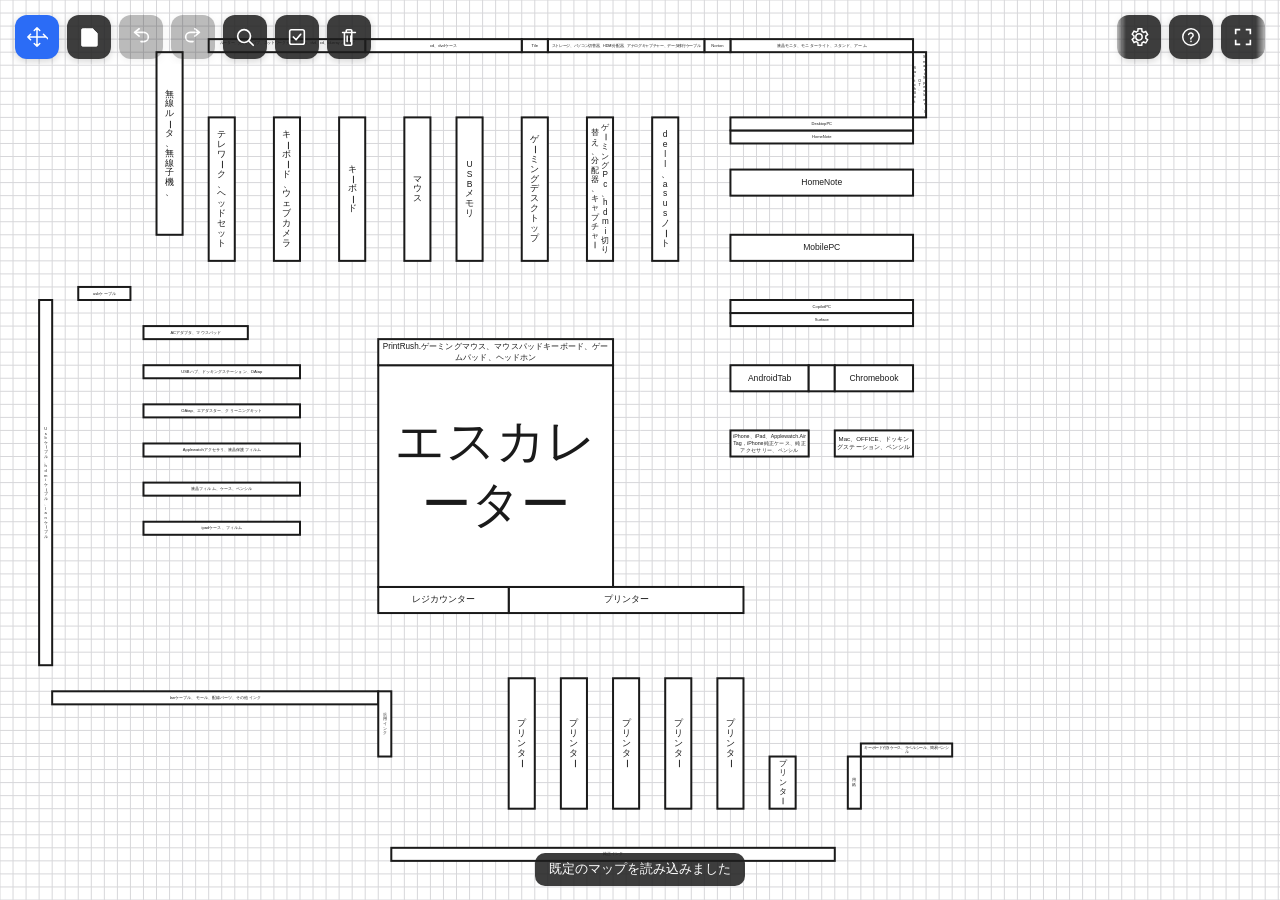
<file: index.html>
<!DOCTYPE html>
<html lang="ja">
<head>
<meta charset="UTF-8">
<meta name="viewport" content="width=device-width, initial-scale=1, maximum-scale=1, minimum-scale=1, user-scalable=no, viewport-fit=cover">
<title>店内マップエディタ</title>
<link rel="manifest" href="manifest.json">
<meta name="theme-color" content="#1e1e1e">
<link rel="apple-touch-icon" href="icon-192.png">
<meta name="apple-mobile-web-app-capable" content="yes">
<meta name="apple-mobile-web-app-status-bar-style" content="black-translucent">
<link rel="stylesheet" href="style.css">
</head>
<body>

<canvas id="canvas"></canvas>

<div id="toolbar-tl" class="toolbar">
  <button id="btn-mode" class="tbtn" title="ペンシルモード(タップで切替)">
    <svg viewBox="0 0 24 24"><path d="M4 20l1-4L16 5l3 3L8 19l-4 1z" fill="none" stroke-width="1.6" stroke-linecap="round" stroke-linejoin="round"/><path d="M14 7l3 3" fill="none" stroke-width="1.6"/></svg>
  </button>
  <button id="btn-save" class="tbtn" title="保存・読み込み">
    <svg viewBox="0 0 24 24"><path d="M5 3h11l5 5v13a1 1 0 0 1-1 1H5a1 1 0 0 1-1-1V4a1 1 0 0 1 1-1z"/><path d="M8 3v6h8V3M8 21v-7h8v7" fill="none" stroke-width="1.6"/></svg>
  </button>
  <input type="file" id="file-input" accept="application/json" hidden>
  <button id="btn-undo" class="tbtn" title="元に戻す" disabled>
    <svg viewBox="0 0 24 24"><path d="M7 7H15a5 5 0 0 1 0 10h-3" fill="none" stroke-width="1.8" stroke-linecap="round" stroke-linejoin="round"/><path d="M10 3 5 7l5 4" fill="none" stroke-width="1.8" stroke-linecap="round" stroke-linejoin="round"/></svg>
  </button>
  <button id="btn-redo" class="tbtn" title="やり直す" disabled>
    <svg viewBox="0 0 24 24"><path d="M17 7H9a5 5 0 0 0 0 10h3" fill="none" stroke-width="1.8" stroke-linecap="round" stroke-linejoin="round"/><path d="M14 3l5 4-5 4" fill="none" stroke-width="1.8" stroke-linecap="round" stroke-linejoin="round"/></svg>
  </button>
  <button id="btn-search" class="tbtn" title="検索">
    <svg viewBox="0 0 24 24"><circle cx="11" cy="11" r="7" fill="none" stroke-width="1.8"/><path d="M21 21l-4.3-4.3" fill="none" stroke-width="1.8" stroke-linecap="round"/></svg>
  </button>
  <button id="btn-select-all" class="tbtn" title="全選択">
    <svg viewBox="0 0 24 24"><rect x="4" y="4" width="16" height="16" rx="2" fill="none" stroke-width="1.7"/><path d="M8 12l3 3 5-6" fill="none" stroke-width="1.8" stroke-linecap="round" stroke-linejoin="round"/></svg>
  </button>
  <button id="btn-delete" class="tbtn" title="削除">
    <svg viewBox="0 0 24 24"><path d="M5 7h14M9 7V5a1 1 0 0 1 1-1h4a1 1 0 0 1 1 1v2m-8 0v13a1 1 0 0 0 1 1h6a1 1 0 0 0 1-1V7" fill="none" stroke-width="1.7" stroke-linecap="round" stroke-linejoin="round"/><path d="M10 11v6M14 11v6" fill="none" stroke-width="1.7" stroke-linecap="round"/></svg>
  </button>
</div>

<div id="toolbar-tr" class="toolbar">
  <button id="btn-settings" class="tbtn" title="設定">
    <svg viewBox="0 0 24 24"><path d="M12 15.5A3.5 3.5 0 1 0 12 8.5a3.5 3.5 0 0 0 0 7z" fill="none" stroke-width="1.6"/><path d="M19.4 13a7.6 7.6 0 0 0 0-2l2-1.6-2-3.4-2.4 1a7.7 7.7 0 0 0-1.7-1L15 3h-4l-.3 2.6a7.7 7.7 0 0 0-1.7 1l-2.4-1-2 3.4L6.6 11a7.6 7.6 0 0 0 0 2l-2 1.6 2 3.4 2.4-1a7.7 7.7 0 0 0 1.7 1L11 21h4l.3-2.6a7.7 7.7 0 0 0 1.7-1l2.4 1 2-3.4-2-1.6z" fill="none" stroke-width="1.6"/></svg>
  </button>
  <button id="btn-help" class="tbtn" title="このアプリについて">
    <svg viewBox="0 0 24 24"><circle cx="12" cy="12" r="9" fill="none" stroke-width="1.6"/><path d="M9.4 9.3a2.6 2.6 0 0 1 5 .9c0 1.6-1.7 2-2.3 2.9-.2.3-.3.6-.3 1" fill="none" stroke-width="1.6" stroke-linecap="round" stroke-linejoin="round"/><circle cx="12" cy="16.8" r="0.9" stroke="none"/></svg>
  </button>
  <button id="btn-fullscreen" class="tbtn" title="フルスクリーン">
    <svg viewBox="0 0 24 24"><path d="M4 9V4h5M20 9V4h-5M4 15v5h5M20 15v5h-5" fill="none" stroke-width="1.8"/></svg>
  </button>
</div>

<!-- 検索メニュー(検索ボタンの下に表示) -->
<div id="search-menu" class="popup context-menu search-menu hidden">
  <div class="search-row">
    <input type="text" id="search-input" placeholder="文字を含む四角を検索" enterkeyhint="search">
    <button id="search-go" class="search-go-btn" title="検索">
      <svg viewBox="0 0 24 24"><circle cx="11" cy="11" r="7" fill="none" stroke-width="1.8"/><path d="M21 21l-4.3-4.3" fill="none" stroke-width="1.8" stroke-linecap="round"/></svg>
    </button>
  </div>
  <label class="search-opt"><input type="checkbox" id="search-ignore-case" checked> 大文字・小文字を区別しない</label>
  <label class="search-opt"><input type="checkbox" id="search-ignore-kana" checked> ひらがな・カタカナを区別しない</label>
  <label class="search-opt"><input type="checkbox" id="search-ignore-width" checked> 全角・半角を区別しない</label>
</div>

<!-- モード切替メニュー(モードボタンの下に表示) -->
<div id="mode-menu" class="popup context-menu mode-menu hidden">
  <div class="mode-menu-title">モードを切り替え</div>
</div>

<div id="zoom-indicator" class="hidden"></div>

<!-- 保存/読み込みメニュー(保存ボタンの下に表示) -->
<div id="save-menu" class="popup context-menu hidden">
  <button id="save-png" class="popup-btn">画像として保存 (PNG)</button>
  <button id="save-json" class="popup-btn">データとして保存 (JSON)</button>
  <button id="share-png" class="popup-btn">画像として共有 (PNG)</button>
  <button id="share-json" class="popup-btn">データとして共有 (JSON)</button>
  <button id="load-json" class="popup-btn">読み込み (JSON)</button>
</div>

<!-- 設定パネル -->
<div id="settings-panel" class="popup hidden">
  <div class="popup-title">設定</div>
  <label class="field">
    グリッド間隔
    <div class="field-row">
      <input type="range" id="grid-size-range" min="12" max="80" step="1">
      <span id="grid-size-value"></span>
    </div>
  </label>
  <button id="settings-clear" class="popup-btn danger">キャンバスを全消去</button>
  <button class="popup-close" data-close="settings-panel">閉じる</button>
</div>

<!-- テキスト編集オーバーレイ -->
<div id="text-edit-overlay" class="hidden">
  <div class="text-edit-box">
    <div class="popup-title">テキストを入力</div>
    <textarea id="text-edit-input" placeholder="例）レジ、バックヤード…"></textarea>
    <div class="text-edit-buttons">
      <button id="text-edit-delete" class="popup-btn danger">この四角を削除</button>
      <div class="spacer"></div>
      <button id="text-edit-cancel" class="popup-btn">キャンセル</button>
      <button id="text-edit-ok" class="popup-btn primary">OK</button>
    </div>
  </div>
</div>

<!-- アプリ更新の確認ダイアログ -->
<div id="update-dialog" class="popup hidden">
  <div class="popup-title">アップデートがあります</div>
  <p class="update-desc">新しいバージョンが公開されました。今すぐ更新しますか?</p>
  <button id="update-now" class="popup-btn primary">今すぐ更新</button>
  <button id="update-later" class="popup-btn">後で</button>
</div>

<!-- 四角の右クリック/長押しメニュー -->
<div id="rect-context-menu" class="popup context-menu hidden">
  <button id="ctx-edit-text" class="popup-btn">文字を追加する</button>
  <button id="ctx-rotate-right" class="popup-btn">右へ回転</button>
  <button id="ctx-rotate-left" class="popup-btn">左へ回転</button>
  <button id="ctx-bring-front" class="popup-btn">最前面に移動</button>
  <button id="ctx-send-back" class="popup-btn">最背面に移動</button>
  <button id="ctx-copy" class="popup-btn">コピー</button>
  <button id="ctx-cut" class="popup-btn">切り取り</button>
</div>

<!-- キャンバスの右クリック/長押しメニュー(四角のない場所) -->
<div id="canvas-context-menu" class="popup context-menu hidden">
  <button id="ctx-canvas-rotate-right" class="popup-btn">キャンバスを右に90度回転</button>
  <button id="ctx-canvas-rotate-left" class="popup-btn">キャンバスを左に90度回転</button>
  <button id="ctx-canvas-paste" class="popup-btn hidden">貼り付け</button>
</div>

<div id="hint" class="hint"></div>

<!-- 回転アニメーション中に入力をブロックする全画面オーバーレイ -->
<div id="rotation-lock" class="hidden"></div>

<script src="sw.js"></script>
</body>
</html>
</file>
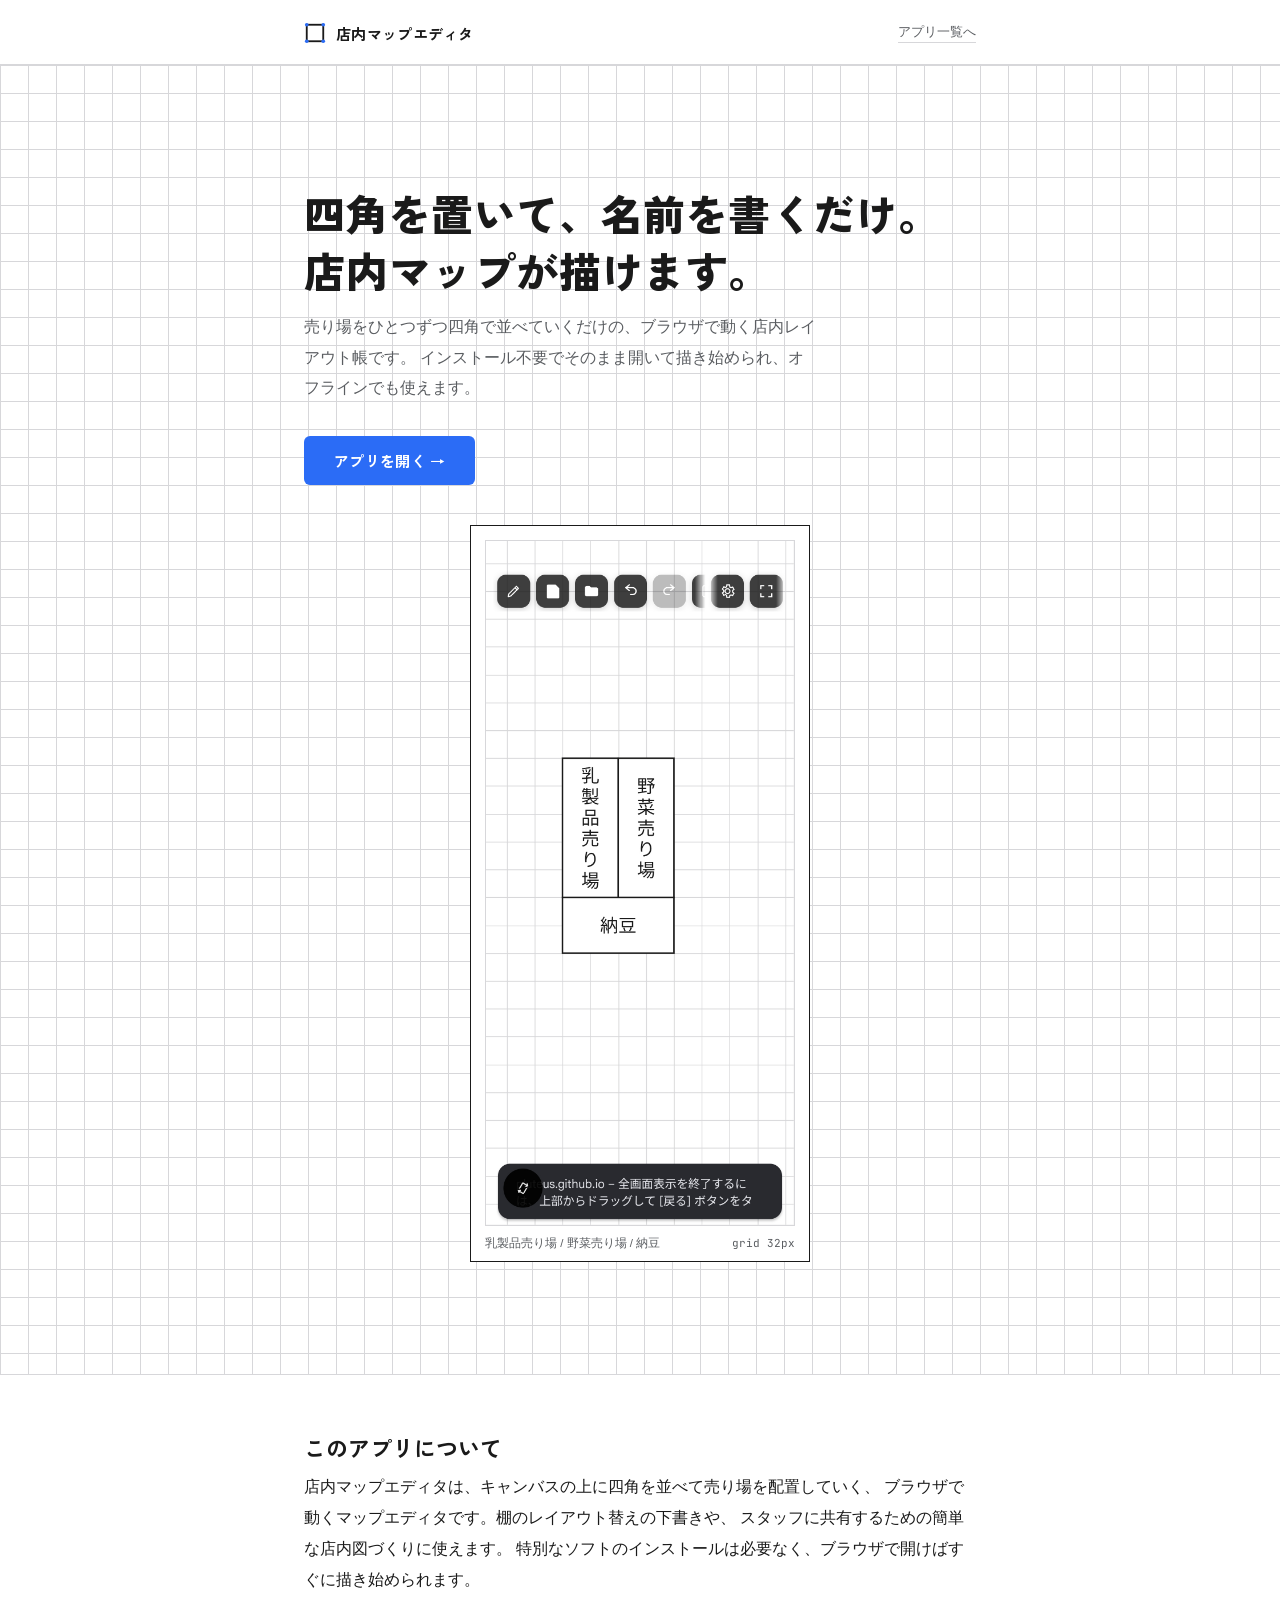
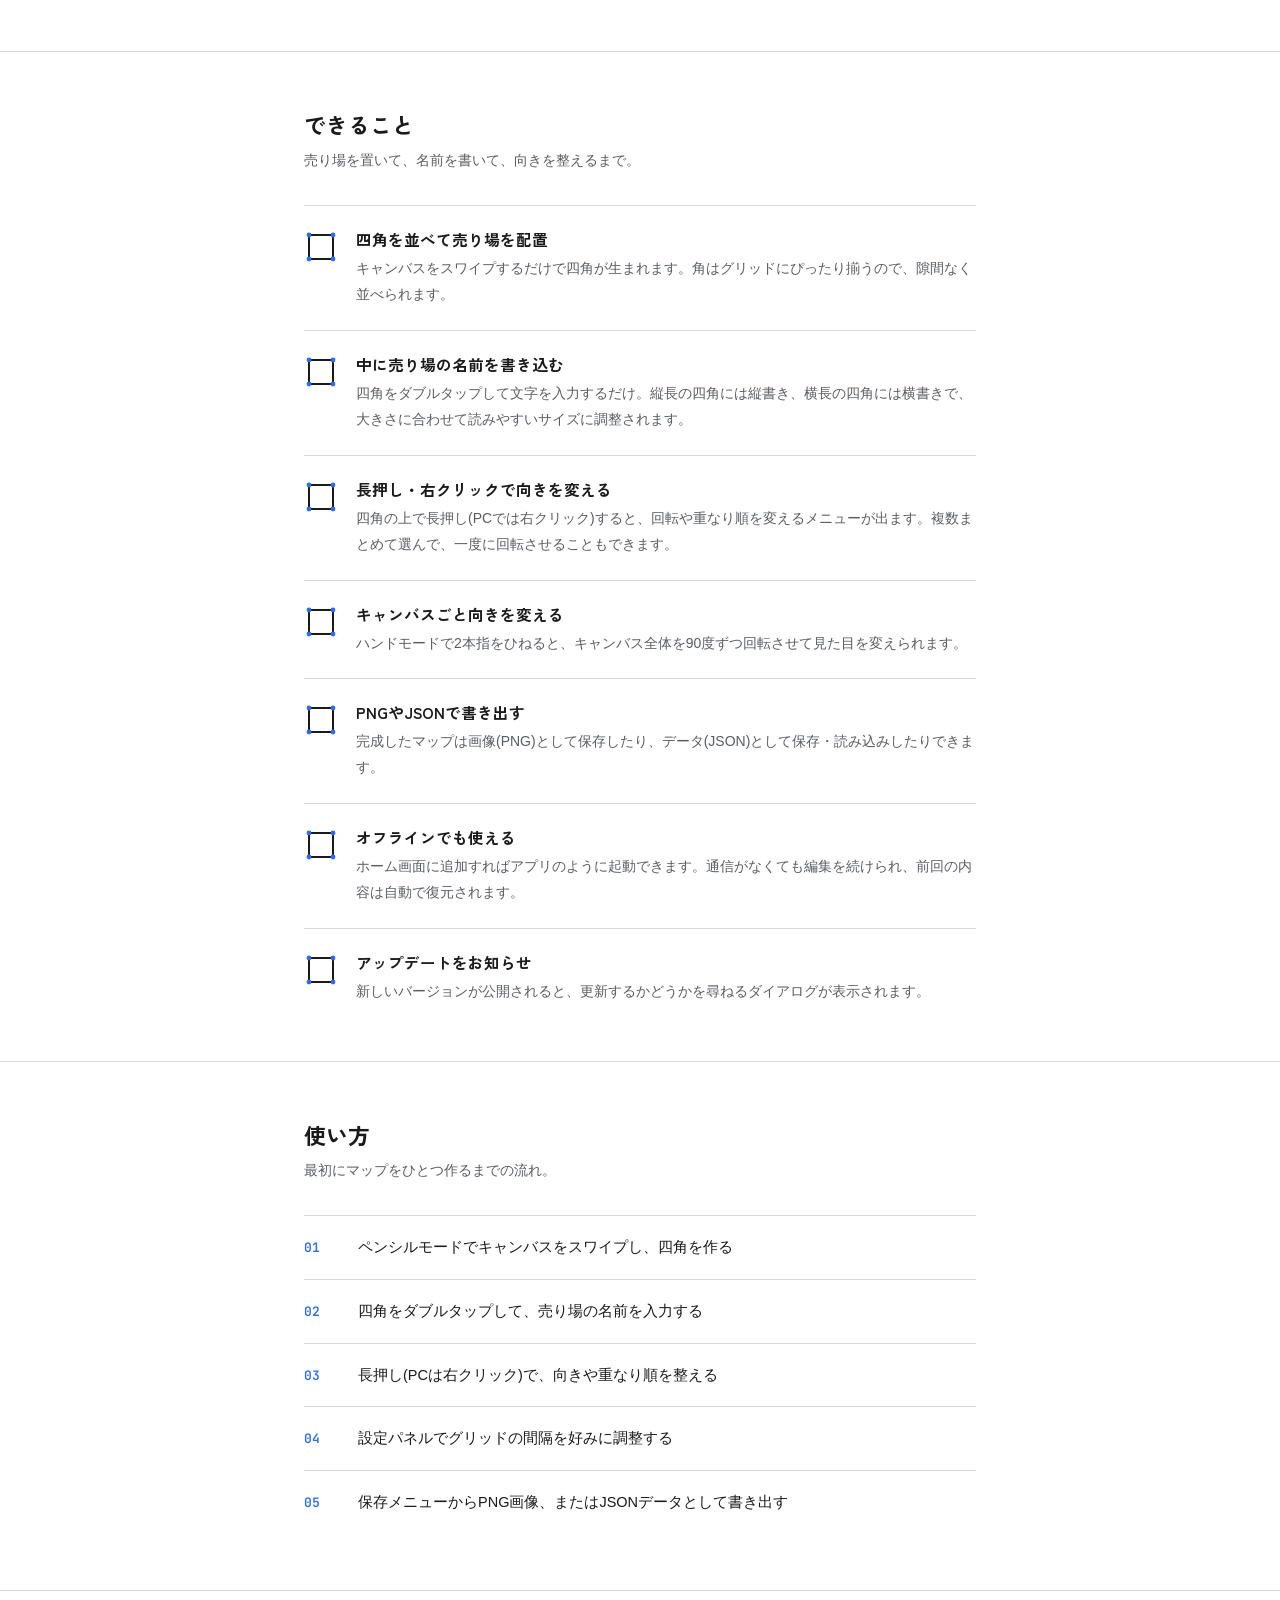
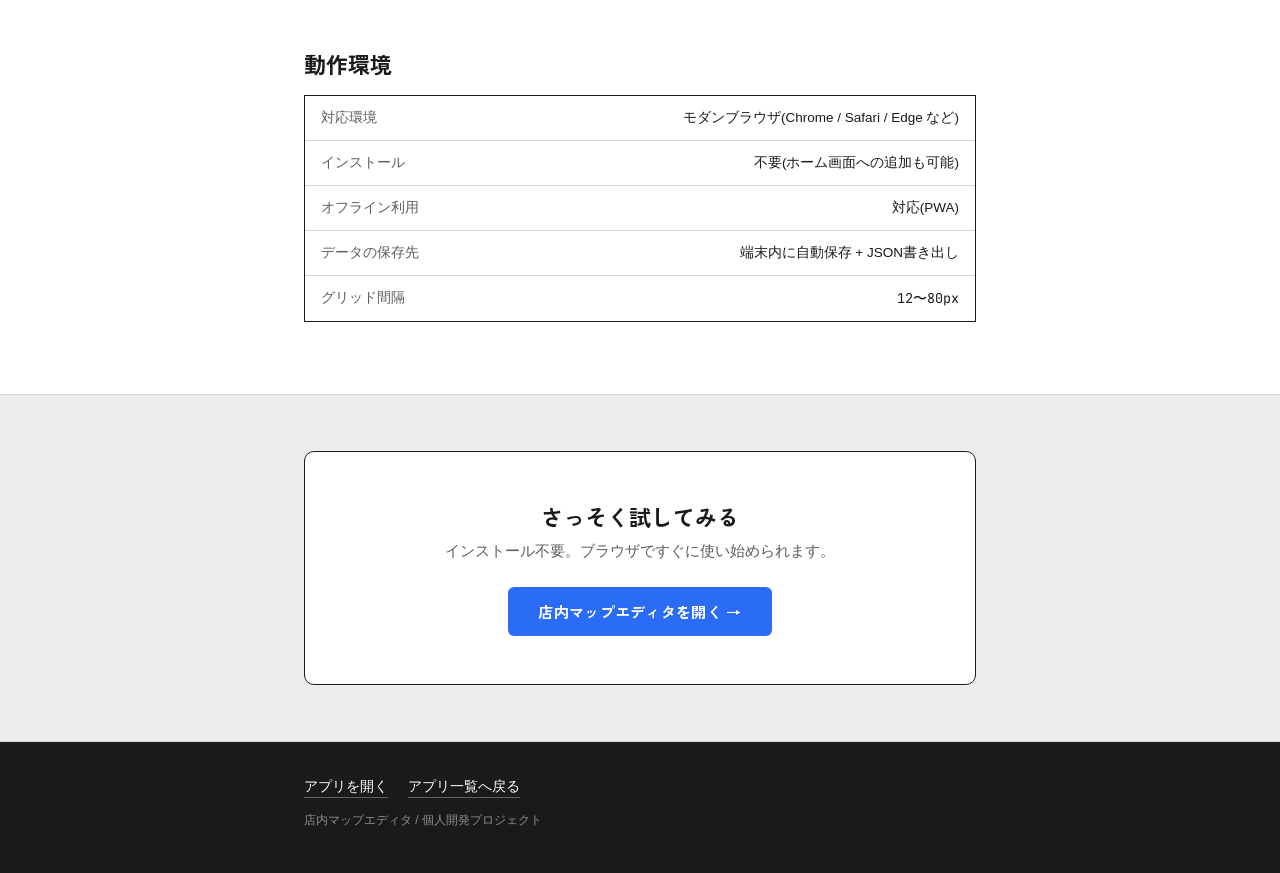
<file: about.html>
<!DOCTYPE html>
<html lang="ja">
<head>
<meta charset="UTF-8">
<meta name="viewport" content="width=device-width, initial-scale=1">
<title>店内マップエディタ について</title>
<meta name="description" content="四角を並べて売り場を配置していく、ブラウザで動く店内マップ作成ツールの紹介ページ。">
<link rel="preconnect" href="https://fonts.googleapis.com">
<link rel="preconnect" href="https://fonts.gstatic.com" crossorigin>
<link href="https://fonts.googleapis.com/css2?family=Zen+Kaku+Gothic+New:wght@500;700;900&family=JetBrains+Mono:wght@500;600&display=swap" rel="stylesheet">
<style>
  :root{
    --paper:#ffffff;
    --wash:#eceef0;
    --grid:#d7d7da;
    --ink:#1a1a1a;
    --ink-soft:#5a5d61;
    --accent:#2b6cf6;
    --accent-soft:rgba(43,108,246,0.12);
  }

  *{ box-sizing:border-box; }

  html,body{
    margin:0;
    padding:0;
    background:var(--wash);
    color:var(--ink);
    font-family:-apple-system, BlinkMacSystemFont, "Hiragino Sans", "Yu Gothic", sans-serif;
    font-feature-settings:"palt";
  }

  h1,h2,h3,.brand-word{
    font-family:"Zen Kaku Gothic New", -apple-system, BlinkMacSystemFont, "Hiragino Sans", "Yu Gothic", sans-serif;
  }

  .mono{
    font-family:"JetBrains Mono", ui-monospace, SFMono-Regular, Menlo, monospace;
  }

  a{ color:inherit; }

  .wrap{
    max-width:720px;
    margin:0 auto;
    padding:0 24px;
  }

  /* ---------- header ---------- */
  header.top{
    padding:22px 0 20px;
    border-bottom:1px solid var(--grid);
    background:var(--paper);
  }
  header.top .wrap{
    display:flex;
    align-items:center;
    justify-content:space-between;
  }
  .brand{
    display:flex;
    align-items:center;
    gap:10px;
  }
  .brand-mark{ width:22px; height:22px; flex:0 0 auto; }
  .brand-word{
    font-weight:700;
    font-size:15px;
    letter-spacing:0.02em;
  }
  .back-link{
    font-size:13px;
    color:var(--ink-soft);
    text-decoration:none;
    border-bottom:1px solid var(--grid);
    padding-bottom:1px;
  }
  .back-link:hover{ color:var(--accent); border-color:var(--accent); }

  /* ---------- hero ---------- */
  .hero{
    background:
      linear-gradient(var(--grid) 1px, transparent 1px),
      linear-gradient(90deg, var(--grid) 1px, transparent 1px),
      var(--paper);
    background-size:28px 28px, 28px 28px, auto;
    padding:64px 0 56px;
    border-bottom:1px solid var(--grid);
  }
  .hero h1{
    font-size:clamp(30px, 6vw, 42px);
    font-weight:900;
    line-height:1.35;
    letter-spacing:0.01em;
    margin:0 0 14px;
  }
  .hero p.lead{
    font-size:16px;
    line-height:1.9;
    color:var(--ink-soft);
    max-width:32em;
    margin:0 0 32px;
  }

  .cta-btn{
    display:inline-block;
    background:var(--accent);
    color:#ffffff;
    font-family:"Zen Kaku Gothic New", -apple-system, BlinkMacSystemFont, "Hiragino Sans", "Yu Gothic", sans-serif;
    font-weight:700;
    font-size:15px;
    letter-spacing:0.02em;
    padding:14px 30px;
    border-radius:6px;
    text-decoration:none;
    transition:opacity 0.2s, transform 0.2s;
  }
  .cta-btn:hover{ opacity:0.88; transform:translateY(-1px); }
  .hero .cta-btn{ margin-bottom:40px; }

  .shot-frame{
    background:var(--paper);
    border:1px solid var(--ink);
    padding:14px 14px 10px;
    max-width:340px;
    margin:0 auto;
  }
  .shot-frame img{
    display:block;
    width:100%;
    height:auto;
    border:1px solid var(--grid);
  }
  .shot-caption{
    display:flex;
    justify-content:space-between;
    align-items:baseline;
    margin-top:10px;
    font-size:11.5px;
    color:var(--ink-soft);
  }
  .shot-caption .mono{ font-size:11px; }

  /* ---------- section shell ---------- */
  section{
    background:var(--paper);
    border-bottom:1px solid var(--grid);
  }
  section .wrap{ padding:56px 24px; }
  section h2{
    font-size:22px;
    font-weight:700;
    margin:0 0 8px;
  }
  section .section-note{
    font-size:14px;
    color:var(--ink-soft);
    margin:0 0 32px;
    line-height:1.8;
  }
  .intro p{
    font-size:15.5px;
    line-height:2;
    margin:0;
  }

  /* ---------- feature legend ---------- */
  .legend-row{
    display:flex;
    gap:18px;
    padding:22px 0;
    border-top:1px solid var(--grid);
  }
  .legend-row:last-child{ padding-bottom:0; }
  .legend-chip{ flex:0 0 auto; width:34px; height:34px; margin-top:2px; }
  .legend-body h3{
    font-size:15.5px;
    font-weight:700;
    margin:0 0 6px;
  }
  .legend-body p{
    font-size:14px;
    line-height:1.85;
    color:var(--ink-soft);
    margin:0;
  }

  /* ---------- steps ---------- */
  .step-row{
    display:flex;
    gap:20px;
    align-items:baseline;
    padding:18px 0;
    border-top:1px solid var(--grid);
  }
  .step-row .step-no{
    flex:0 0 34px;
    font-size:13px;
    color:var(--accent);
    font-weight:600;
  }
  .step-row p{
    margin:0;
    font-size:14.5px;
    line-height:1.85;
  }

  /* ---------- spec sheet ---------- */
  .spec-sheet{
    border:1px solid var(--ink);
  }
  .spec-row{
    display:flex;
    justify-content:space-between;
    gap:16px;
    padding:13px 16px;
    border-top:1px solid var(--grid);
    font-size:13.5px;
  }
  .spec-row:first-child{ border-top:none; }
  .spec-row dt{ color:var(--ink-soft); }
  .spec-row dd{ margin:0; text-align:right; }

  /* ---------- bottom CTA ---------- */
  .cta-section{
    background:var(--wash);
    text-align:center;
  }
  .cta-box{
    background:var(--paper);
    border:1px solid var(--ink);
    border-radius:10px;
    padding:48px 32px;
  }
  .cta-box h2{
    font-size:22px;
    font-weight:700;
    margin:0 0 10px;
  }
  .cta-box p{
    font-size:14.5px;
    color:var(--ink-soft);
    margin:0 0 26px;
  }

  /* ---------- footer ---------- */
  footer{
    background:var(--ink);
    color:#c9cbce;
  }
  footer .wrap{
    padding:36px 24px 44px;
    display:flex;
    flex-direction:column;
    gap:14px;
  }
  footer .foot-links{
    display:flex;
    gap:20px;
    flex-wrap:wrap;
  }
  footer a{
    color:#ffffff;
    text-decoration:none;
    font-size:13.5px;
    border-bottom:1px solid rgba(255,255,255,0.3);
    padding-bottom:1px;
  }
  footer a:hover{ border-color:#ffffff; }
  footer .credit{ font-size:12px; color:#8b8e92; }

  @media (max-width:520px){
    section .wrap{ padding:44px 20px; }
    .hero{ padding:48px 0 40px; }
  }
</style>
</head>
<body>

<header class="top">
  <div class="wrap">
    <div class="brand">
      <svg class="brand-mark" viewBox="0 0 24 24">
        <rect x="3" y="3" width="18" height="18" fill="none" stroke="#1a1a1a" stroke-width="2"/>
        <circle cx="3" cy="3" r="2" fill="#2b6cf6"/>
        <circle cx="21" cy="3" r="2" fill="#2b6cf6"/>
        <circle cx="3" cy="21" r="2" fill="#2b6cf6"/>
        <circle cx="21" cy="21" r="2" fill="#2b6cf6"/>
      </svg>
      <span class="brand-word">店内マップエディタ</span>
    </div>
    <a class="back-link" href="../index.html">アプリ一覧へ</a>
  </div>
</header>

<section class="hero">
  <div class="wrap">
    <h1>四角を置いて、名前を書くだけ。<br>店内マップが描けます。</h1>
    <p class="lead">
      売り場をひとつずつ四角で並べていくだけの、ブラウザで動く店内レイアウト帳です。
      インストール不要でそのまま開いて描き始められ、オフラインでも使えます。
    </p>

    <a class="cta-btn" href="./index.html">アプリを開く →</a>

    <div class="shot-frame">
      <img src="screenshot.jpg" alt="店内マップエディタの画面。乳製品売り場・野菜売り場・納豆の3つの四角がグリッド上に配置されている。">
      <div class="shot-caption">
        <span>乳製品売り場 / 野菜売り場 / 納豆</span>
        <span class="mono">grid 32px</span>
      </div>
    </div>
  </div>
</section>

<section class="intro">
  <div class="wrap">
    <h2>このアプリについて</h2>
    <p>
      店内マップエディタは、キャンバスの上に四角を並べて売り場を配置していく、
      ブラウザで動くマップエディタです。棚のレイアウト替えの下書きや、
      スタッフに共有するための簡単な店内図づくりに使えます。
      特別なソフトのインストールは必要なく、ブラウザで開けばすぐに描き始められます。
    </p>
  </div>
</section>

<section class="features">
  <div class="wrap">
    <h2>できること</h2>
    <p class="section-note">売り場を置いて、名前を書いて、向きを整えるまで。</p>

    <div class="legend-row">
      <svg class="legend-chip" viewBox="0 0 34 34">
        <rect x="5" y="5" width="24" height="24" fill="none" stroke="#1a1a1a" stroke-width="2"/>
        <circle cx="5" cy="5" r="2.4" fill="#2b6cf6"/><circle cx="29" cy="5" r="2.4" fill="#2b6cf6"/>
        <circle cx="5" cy="29" r="2.4" fill="#2b6cf6"/><circle cx="29" cy="29" r="2.4" fill="#2b6cf6"/>
      </svg>
      <div class="legend-body">
        <h3>四角を並べて売り場を配置</h3>
        <p>キャンバスをスワイプするだけで四角が生まれます。角はグリッドにぴったり揃うので、隙間なく並べられます。</p>
      </div>
    </div>

    <div class="legend-row">
      <svg class="legend-chip" viewBox="0 0 34 34">
        <rect x="5" y="5" width="24" height="24" fill="none" stroke="#1a1a1a" stroke-width="2"/>
        <circle cx="5" cy="5" r="2.4" fill="#2b6cf6"/><circle cx="29" cy="5" r="2.4" fill="#2b6cf6"/>
        <circle cx="5" cy="29" r="2.4" fill="#2b6cf6"/><circle cx="29" cy="29" r="2.4" fill="#2b6cf6"/>
      </svg>
      <div class="legend-body">
        <h3>中に売り場の名前を書き込む</h3>
        <p>四角をダブルタップして文字を入力するだけ。縦長の四角には縦書き、横長の四角には横書きで、大きさに合わせて読みやすいサイズに調整されます。</p>
      </div>
    </div>

    <div class="legend-row">
      <svg class="legend-chip" viewBox="0 0 34 34">
        <rect x="5" y="5" width="24" height="24" fill="none" stroke="#1a1a1a" stroke-width="2"/>
        <circle cx="5" cy="5" r="2.4" fill="#2b6cf6"/><circle cx="29" cy="5" r="2.4" fill="#2b6cf6"/>
        <circle cx="5" cy="29" r="2.4" fill="#2b6cf6"/><circle cx="29" cy="29" r="2.4" fill="#2b6cf6"/>
      </svg>
      <div class="legend-body">
        <h3>長押し・右クリックで向きを変える</h3>
        <p>四角の上で長押し(PCでは右クリック)すると、回転や重なり順を変えるメニューが出ます。複数まとめて選んで、一度に回転させることもできます。</p>
      </div>
    </div>

    <div class="legend-row">
      <svg class="legend-chip" viewBox="0 0 34 34">
        <rect x="5" y="5" width="24" height="24" fill="none" stroke="#1a1a1a" stroke-width="2"/>
        <circle cx="5" cy="5" r="2.4" fill="#2b6cf6"/><circle cx="29" cy="5" r="2.4" fill="#2b6cf6"/>
        <circle cx="5" cy="29" r="2.4" fill="#2b6cf6"/><circle cx="29" cy="29" r="2.4" fill="#2b6cf6"/>
      </svg>
      <div class="legend-body">
        <h3>キャンバスごと向きを変える</h3>
        <p>ハンドモードで2本指をひねると、キャンバス全体を90度ずつ回転させて見た目を変えられます。</p>
      </div>
    </div>

    <div class="legend-row">
      <svg class="legend-chip" viewBox="0 0 34 34">
        <rect x="5" y="5" width="24" height="24" fill="none" stroke="#1a1a1a" stroke-width="2"/>
        <circle cx="5" cy="5" r="2.4" fill="#2b6cf6"/><circle cx="29" cy="5" r="2.4" fill="#2b6cf6"/>
        <circle cx="5" cy="29" r="2.4" fill="#2b6cf6"/><circle cx="29" cy="29" r="2.4" fill="#2b6cf6"/>
      </svg>
      <div class="legend-body">
        <h3>PNGやJSONで書き出す</h3>
        <p>完成したマップは画像(PNG)として保存したり、データ(JSON)として保存・読み込みしたりできます。</p>
      </div>
    </div>

    <div class="legend-row">
      <svg class="legend-chip" viewBox="0 0 34 34">
        <rect x="5" y="5" width="24" height="24" fill="none" stroke="#1a1a1a" stroke-width="2"/>
        <circle cx="5" cy="5" r="2.4" fill="#2b6cf6"/><circle cx="29" cy="5" r="2.4" fill="#2b6cf6"/>
        <circle cx="5" cy="29" r="2.4" fill="#2b6cf6"/><circle cx="29" cy="29" r="2.4" fill="#2b6cf6"/>
      </svg>
      <div class="legend-body">
        <h3>オフラインでも使える</h3>
        <p>ホーム画面に追加すればアプリのように起動できます。通信がなくても編集を続けられ、前回の内容は自動で復元されます。</p>
      </div>
    </div>

    <div class="legend-row">
      <svg class="legend-chip" viewBox="0 0 34 34">
        <rect x="5" y="5" width="24" height="24" fill="none" stroke="#1a1a1a" stroke-width="2"/>
        <circle cx="5" cy="5" r="2.4" fill="#2b6cf6"/><circle cx="29" cy="5" r="2.4" fill="#2b6cf6"/>
        <circle cx="5" cy="29" r="2.4" fill="#2b6cf6"/><circle cx="29" cy="29" r="2.4" fill="#2b6cf6"/>
      </svg>
      <div class="legend-body">
        <h3>アップデートをお知らせ</h3>
        <p>新しいバージョンが公開されると、更新するかどうかを尋ねるダイアログが表示されます。</p>
      </div>
    </div>
  </div>
</section>

<section class="howto">
  <div class="wrap">
    <h2>使い方</h2>
    <p class="section-note">最初にマップをひとつ作るまでの流れ。</p>

    <div class="step-row">
      <span class="step-no mono">01</span>
      <p>ペンシルモードでキャンバスをスワイプし、四角を作る</p>
    </div>
    <div class="step-row">
      <span class="step-no mono">02</span>
      <p>四角をダブルタップして、売り場の名前を入力する</p>
    </div>
    <div class="step-row">
      <span class="step-no mono">03</span>
      <p>長押し(PCは右クリック)で、向きや重なり順を整える</p>
    </div>
    <div class="step-row">
      <span class="step-no mono">04</span>
      <p>設定パネルでグリッドの間隔を好みに調整する</p>
    </div>
    <div class="step-row">
      <span class="step-no mono">05</span>
      <p>保存メニューからPNG画像、またはJSONデータとして書き出す</p>
    </div>
  </div>
</section>

<section class="spec">
  <div class="wrap">
    <h2>動作環境</h2>
    <dl class="spec-sheet">
      <div class="spec-row"><dt>対応環境</dt><dd>モダンブラウザ(Chrome / Safari / Edge など)</dd></div>
      <div class="spec-row"><dt>インストール</dt><dd>不要(ホーム画面への追加も可能)</dd></div>
      <div class="spec-row"><dt>オフライン利用</dt><dd>対応(PWA)</dd></div>
      <div class="spec-row"><dt>データの保存先</dt><dd>端末内に自動保存 + JSON書き出し</dd></div>
      <div class="spec-row"><dt>グリッド間隔</dt><dd class="mono">12〜80px</dd></div>
    </dl>
  </div>
</section>

<section class="cta-section">
  <div class="wrap">
    <div class="cta-box">
      <h2>さっそく試してみる</h2>
      <p>インストール不要。ブラウザですぐに使い始められます。</p>
      <a class="cta-btn" href="./index.html">店内マップエディタを開く →</a>
    </div>
  </div>
</section>

<footer>
  <div class="wrap">
    <div class="foot-links">
      <a href="./index.html">アプリを開く</a>
      <a href="../index.html">アプリ一覧へ戻る</a>
    </div>
    <div class="credit">店内マップエディタ / 個人開発プロジェクト</div>
  </div>
</footer>

</body>
</html>
</file>
<file: style.css>
* { box-sizing: border-box; -webkit-tap-highlight-color: transparent; }
html, body {
  margin: 0; padding: 0; width: 100%; height: 100%;
  overflow: hidden; overscroll-behavior: none;
  font-family: -apple-system, BlinkMacSystemFont, "Hiragino Sans", "Yu Gothic", sans-serif;
  background: #e9e9ea;
  touch-action: none;
}

#canvas {
  position: absolute; inset: 0;
  width: 100%; height: 100%;
  display: block;
  touch-action: none;
  background: #ffffff;
  -webkit-user-drag: none;
  user-select: none;
  -webkit-user-select: none;
}

.toolbar {
  position: fixed;
  top: max(10px, env(safe-area-inset-top));
  display: flex;
  gap: 8px;
  z-index: 20;
  /* Fallback; JS sets a precise value per toolbar so tl/tr never overlap */
  max-width: calc(100vw - 20px);
  overflow-x: auto;
  overflow-y: hidden;
  -webkit-overflow-scrolling: touch;
  touch-action: pan-x;
  scrollbar-width: none;
  -ms-overflow-style: none;
  padding: 5px;
  /* Fade the edges so it's visually obvious the row can scroll */
  -webkit-mask-image: linear-gradient(to right, transparent 0, #000 14px, #000 calc(100% - 14px), transparent 100%);
  mask-image: linear-gradient(to right, transparent 0, #000 14px, #000 calc(100% - 14px), transparent 100%);
}
.toolbar::-webkit-scrollbar { display: none; }
#toolbar-tl { left: max(10px, env(safe-area-inset-left)); }
#toolbar-tr { right: max(10px, env(safe-area-inset-right)); }
#toolbar-tl.no-fade-l { -webkit-mask-image: linear-gradient(to right, #000 0, #000 calc(100% - 14px), transparent 100%); mask-image: linear-gradient(to right, #000 0, #000 calc(100% - 14px), transparent 100%); }
#toolbar-tl.no-fade-r { -webkit-mask-image: linear-gradient(to right, transparent 0, #000 14px, #000 100%); mask-image: linear-gradient(to right, transparent 0, #000 14px, #000 100%); }
#toolbar-tl.no-fade-l.no-fade-r { -webkit-mask-image: none; mask-image: none; }

.tbtn {
  width: 44px; height: 44px;
  flex: 0 0 44px;
  border-radius: 12px;
  border: none;
  background: rgba(30,30,30,0.86);
  color: #fff;
  display: flex; align-items: center; justify-content: center;
  box-shadow: 0 2px 8px rgba(0,0,0,0.18);
  padding: 0;
}
.tbtn svg { width: 22px; height: 22px; stroke: #fff; fill: #fff; }
.tbtn:active { background: rgba(60,60,60,0.9); }
.tbtn.active { background: #2b6cf6; }
.tbtn:disabled { opacity: 0.35; }
.tbtn:disabled:active { background: rgba(30,30,30,0.86); }

#zoom-indicator {
  position: fixed;
  bottom: max(14px, env(safe-area-inset-bottom));
  left: 50%;
  transform: translateX(-50%);
  background: rgba(30,30,30,0.78);
  color: #fff;
  font-size: 12px;
  padding: 5px 12px;
  border-radius: 999px;
  z-index: 20;
  pointer-events: none;
  transition: opacity 0.3s;
}

.hidden { display: none !important; }

.popup {
  position: fixed;
  z-index: 40;
  left: 50%; top: 50%;
  transform: translate(-50%, -50%);
  background: #fff;
  border-radius: 16px;
  padding: 18px;
  width: min(320px, 84vw);
  box-shadow: 0 10px 40px rgba(0,0,0,0.25);
}
.popup-title {
  font-size: 15px;
  font-weight: 600;
  color: #1a1a1a;
  margin-bottom: 12px;
}
.popup-btn {
  display: block;
  width: 100%;
  padding: 12px;
  margin-bottom: 8px;
  border-radius: 10px;
  border: 1px solid #ddd;
  background: #f5f5f5;
  color: #1a1a1a;
  font-size: 14px;
  text-align: left;
}
.popup-btn:active { background: #e8e8e8; }
.update-desc { font-size: 13px; color: #444; margin: 0 0 14px; line-height: 1.5; }
.popup-btn.primary { background: #2b6cf6; border-color: #2b6cf6; color: #fff; text-align: center; font-weight: 600; }
.popup-btn.danger { color: #c62828; }
.popup-close {
  width: 100%;
  padding: 10px;
  border: none;
  background: none;
  color: #777;
  font-size: 13px;
  margin-top: 4px;
}

.context-menu {
  left: 0;
  top: 0;
  transform: none;
  width: min(220px, 70vw);
  padding: 8px;
}
.context-menu .popup-btn {
  margin-bottom: 6px;
  padding: 10px 12px;
  font-size: 13.5px;
}
#save-menu.context-menu { width: min(260px, 78vw); }

.search-menu.context-menu { width: min(260px, 80vw); }
.search-row { display: flex; align-items: center; gap: 8px; }
#search-input {
  flex: 1;
  min-width: 0;
  border: 1px solid #ddd;
  border-radius: 8px;
  padding: 9px 10px;
  font-size: 14px;
  font-family: inherit;
}
.search-go-btn {
  flex: 0 0 auto;
  width: 38px; height: 38px;
  border: none;
  border-radius: 8px;
  background: #1a1a1a;
  display: flex; align-items: center; justify-content: center;
}
.search-go-btn svg { width: 18px; height: 18px; stroke: #fff; fill: none; }
.search-go-btn:active { background: #333; }

.mode-menu {
  width: min(230px, 74vw);
  padding: 8px;
}
.mode-menu-title {
  font-size: 11.5px;
  font-weight: 600;
  color: #888;
  padding: 4px 6px 6px;
  text-transform: uppercase;
  letter-spacing: 0.03em;
}
.mode-menu-item {
  display: flex;
  align-items: center;
  gap: 10px;
  width: 100%;
  padding: 6px;
  margin-bottom: 4px;
  border-radius: 10px;
  border: none;
  background: none;
  color: #1a1a1a;
  font-size: 13.5px;
  text-align: left;
}
.mode-menu-item:last-child { margin-bottom: 0; }
.mode-menu-item:active { background: #f0f0f0; }
.mode-menu-icon {
  width: 34px; height: 34px;
  flex: 0 0 34px;
  border-radius: 10px;
  background: rgba(30,30,30,0.86);
  display: flex; align-items: center; justify-content: center;
}
.mode-menu-icon svg { width: 18px; height: 18px; stroke: #fff; fill: #fff; }

.field { display: block; font-size: 13px; color: #444; margin-bottom: 14px; }
.field-row { display: flex; align-items: center; gap: 10px; margin-top: 8px; }
.field-row input[type=range] { flex: 1; }
#grid-size-value { font-size: 13px; color: #1a1a1a; min-width: 42px; text-align: right; }

#text-edit-overlay {
  position: fixed; inset: 0;
  z-index: 50;
  background: rgba(0,0,0,0.35);
  display: flex; align-items: center; justify-content: center;
}
.text-edit-box {
  background: #fff;
  border-radius: 16px;
  padding: 18px;
  width: min(340px, 88vw);
  box-shadow: 0 10px 40px rgba(0,0,0,0.3);
}
#text-edit-input {
  width: 100%;
  min-height: 90px;
  border: 1px solid #ddd;
  border-radius: 10px;
  padding: 10px;
  font-size: 15px;
  resize: none;
  font-family: inherit;
}
.text-edit-buttons {
  display: flex;
  align-items: center;
  gap: 8px;
  margin-top: 12px;
}
.text-edit-buttons .popup-btn { width: auto; flex: 0 0 auto; margin-bottom: 0; padding: 10px 14px; }
.text-edit-buttons .spacer { flex: 1; }

.hint {
  position: fixed;
  bottom: max(14px, env(safe-area-inset-bottom));
  left: 50%;
  transform: translateX(-50%);
  background: rgba(30,30,30,0.86);
  color: #fff;
  font-size: 12.5px;
  padding: 8px 14px;
  border-radius: 10px;
  z-index: 25;
  pointer-events: none;
  opacity: 0;
  transition: opacity 0.25s;
  max-width: 86vw;
  text-align: center;
}
.hint.show { opacity: 1; }

#rotation-lock {
  position: fixed;
  inset: 0;
  z-index: 90;
  background: transparent;
  touch-action: none;
}
</file>
